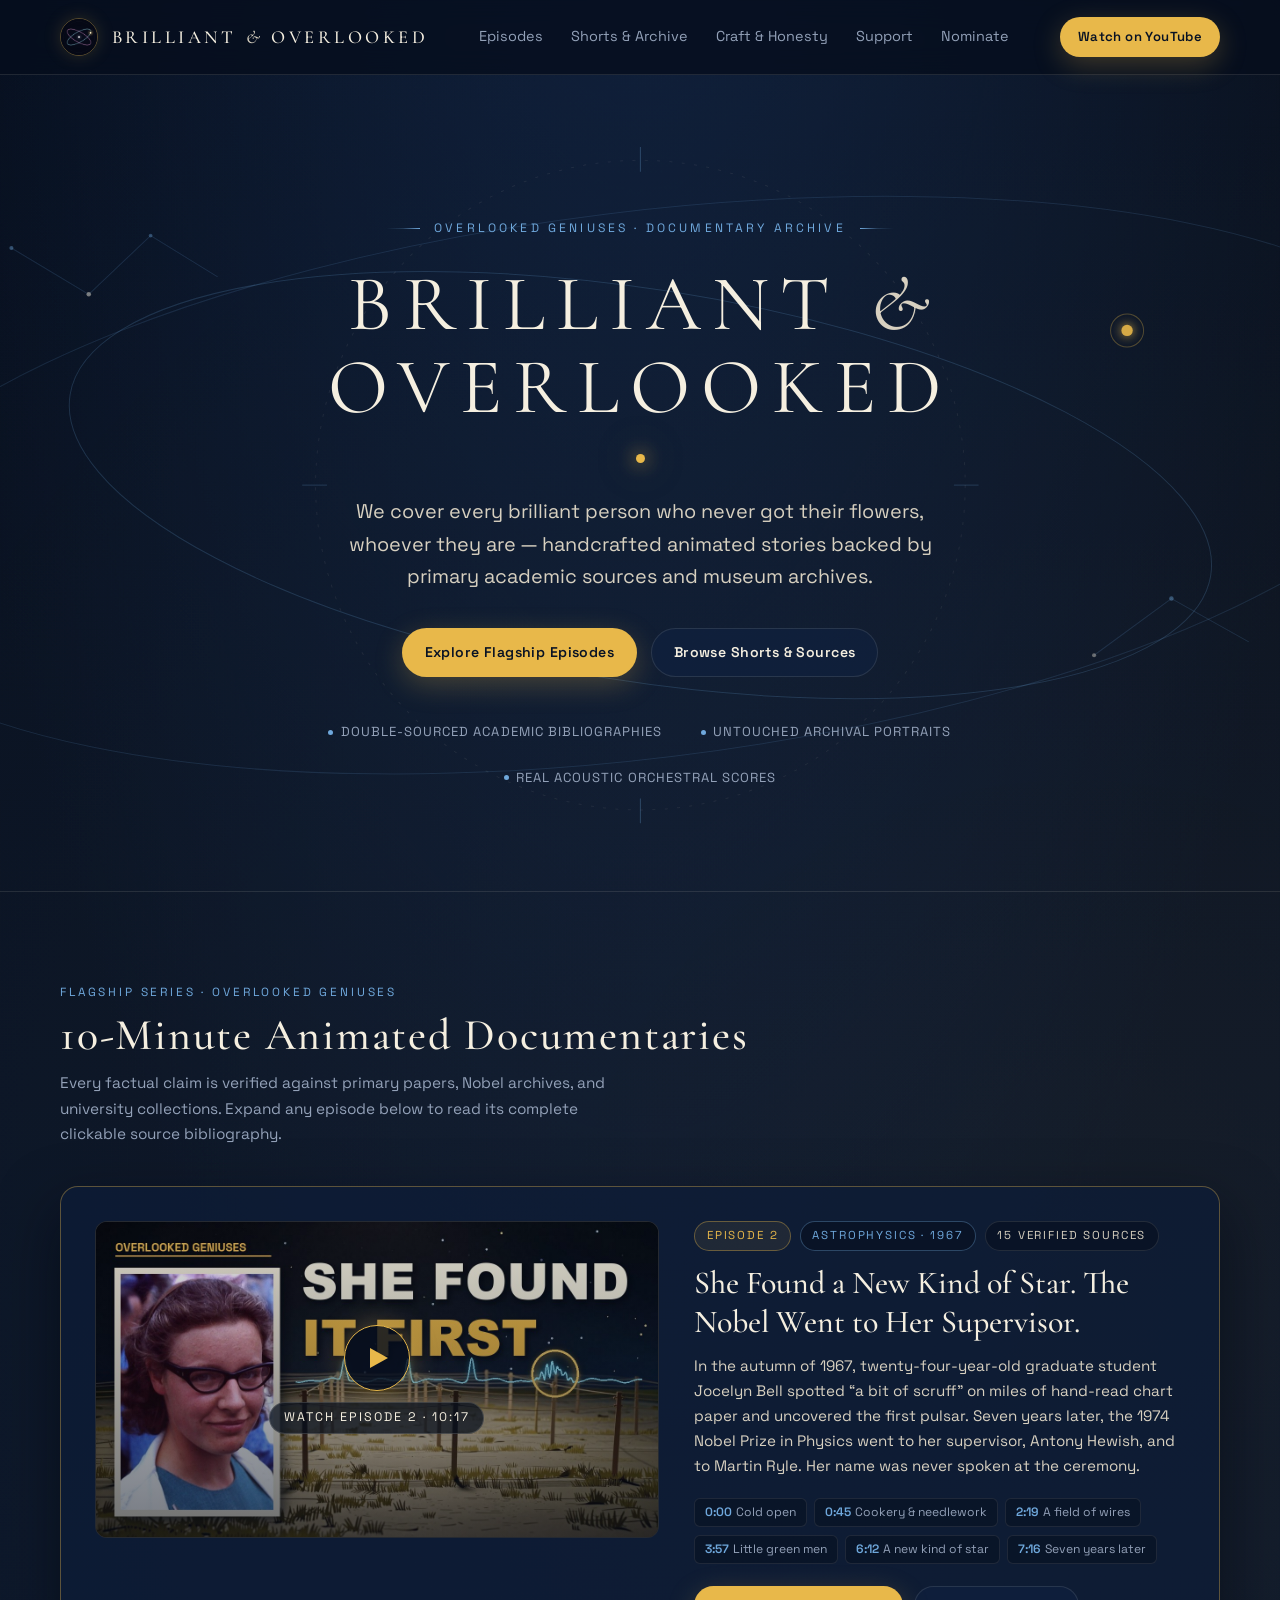
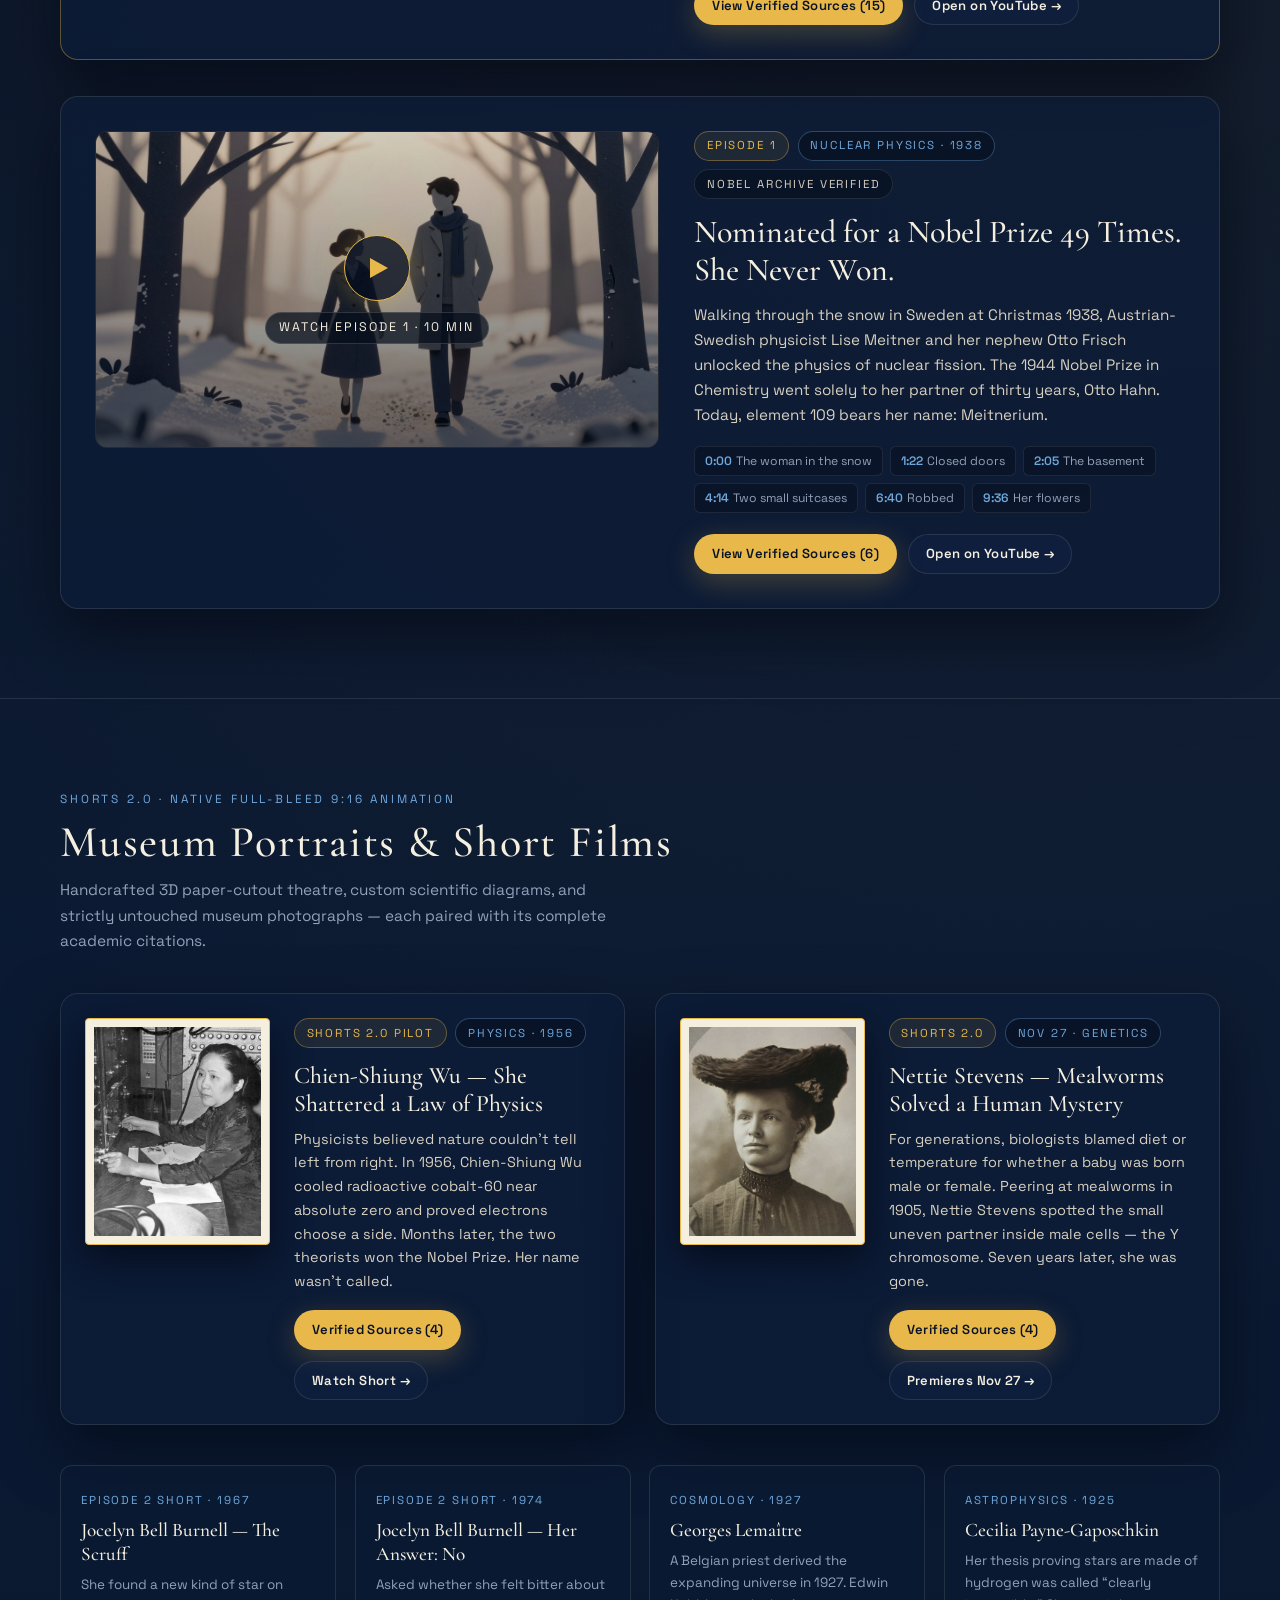
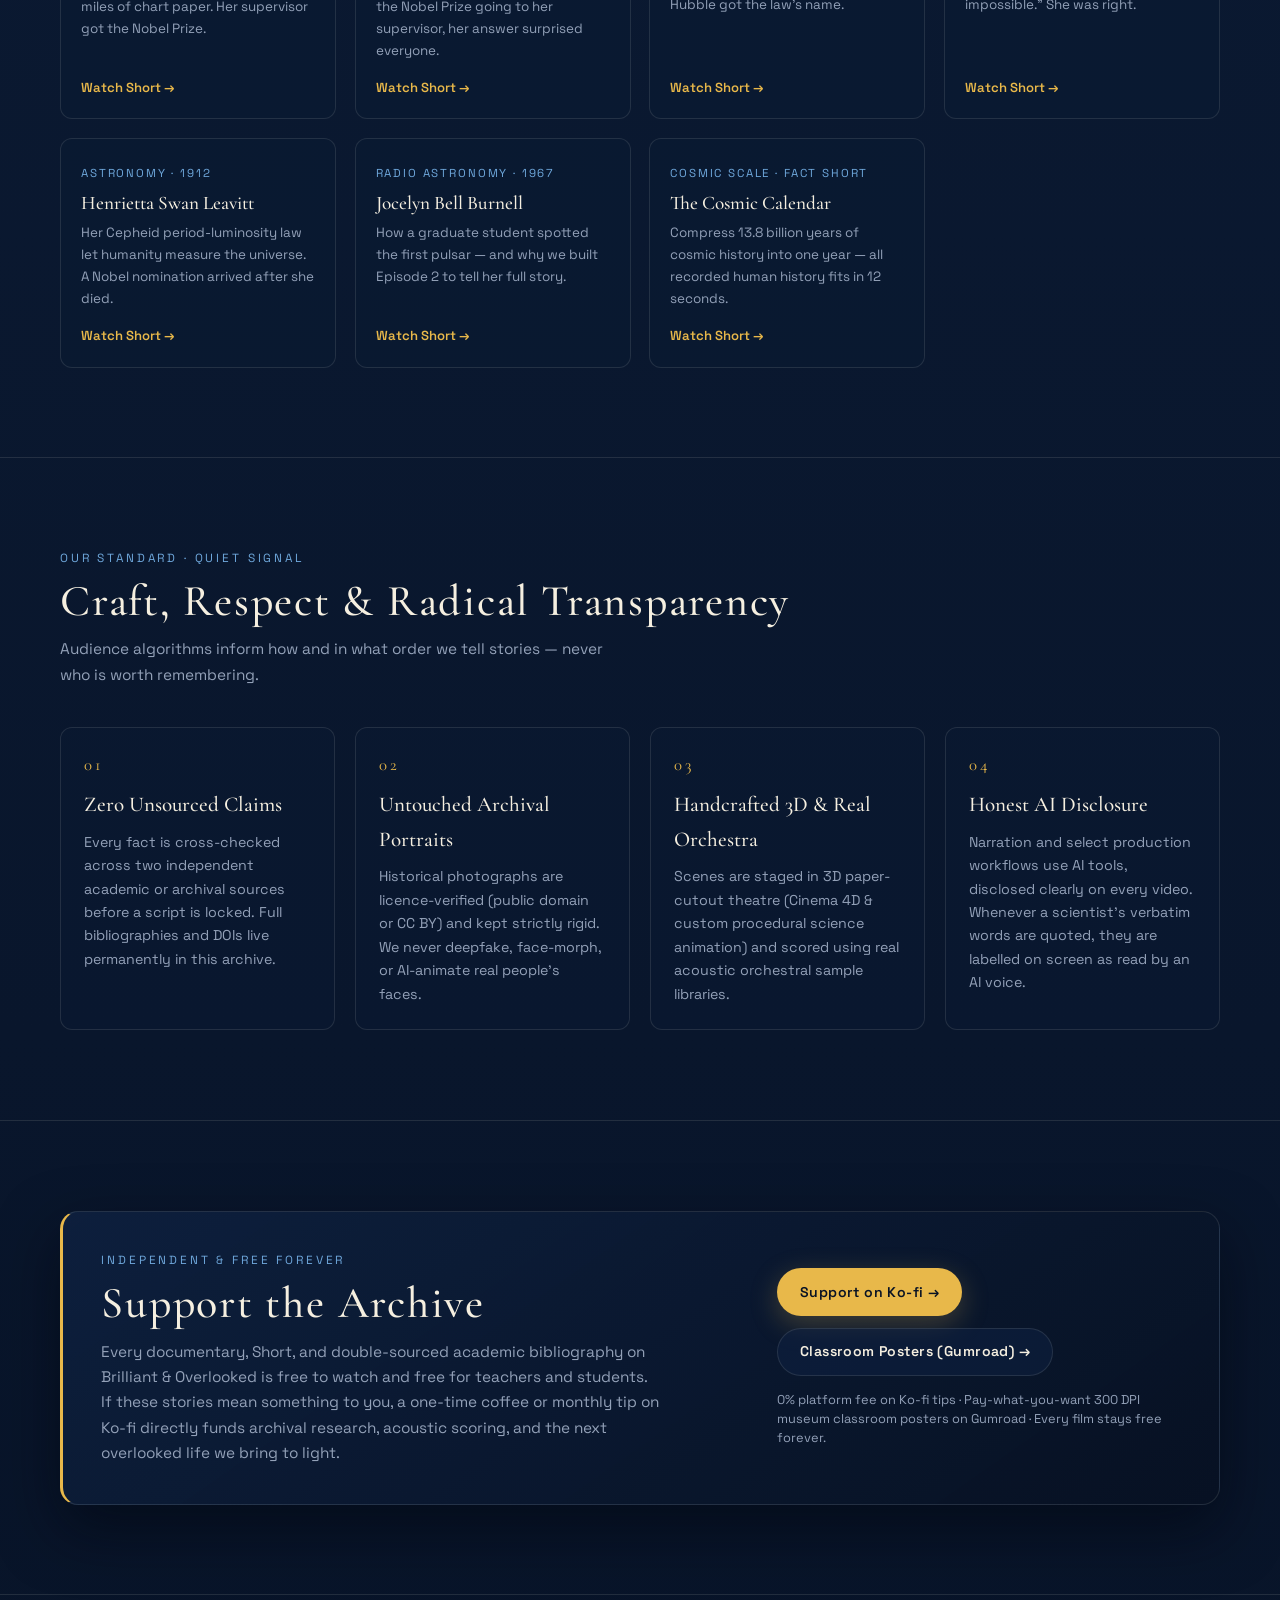
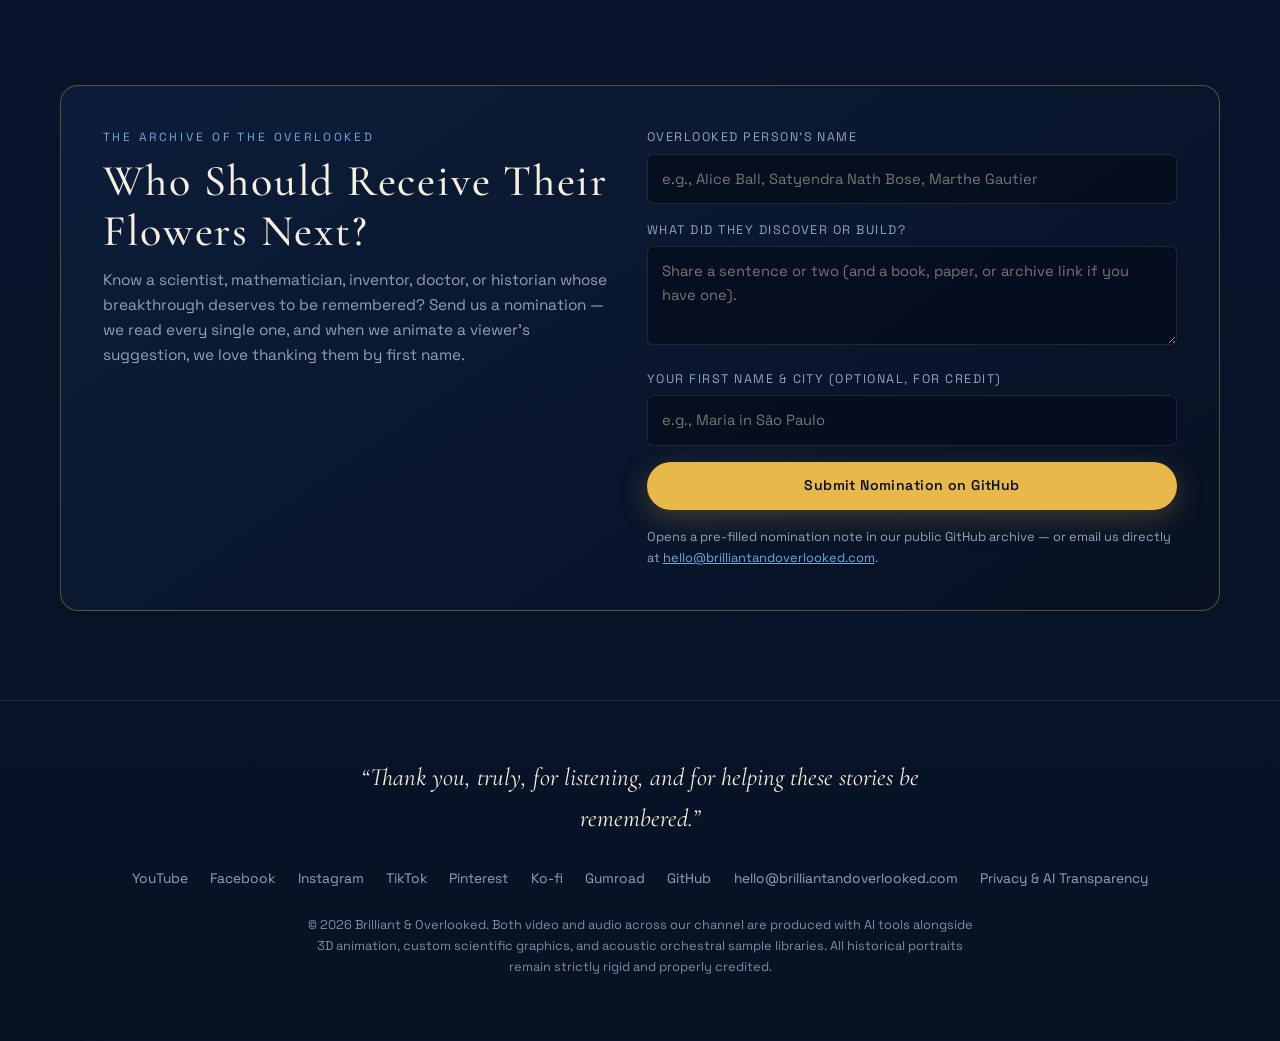
<file: index.html>
<!DOCTYPE html>
<html lang="en">
<head>
  <meta charset="UTF-8" />
  <meta name="viewport" content="width=device-width, initial-scale=1.0" />
  <title>Brilliant &amp; Overlooked — Handcrafted Animated Stories &amp; Verified Source Archive</title>
  <meta name="description" content="Handcrafted animated documentaries and Shorts celebrating the brilliant minds history left out — backed by double-sourced academic bibliographies and museum archival portraits." />
  <link rel="canonical" href="https://brilliantandoverlooked.com/" />
  <meta property="og:title" content="Brilliant &amp; Overlooked" />
  <meta property="og:description" content="We cover every brilliant person who never got their flowers, whoever they are. Watch our films and explore every verified academic source." />
  <meta property="og:url" content="https://brilliantandoverlooked.com/" />
  <meta property="og:image" content="https://brilliantandoverlooked.com/assets/og-banner.jpg" />
  <meta property="og:image:width" content="1200" />
  <meta property="og:image:height" content="630" />
  <meta property="og:type" content="website" />
  <meta name="twitter:card" content="summary_large_image" />
  <link rel="icon" type="image/png" href="assets/avatar.png" />
  <link rel="preconnect" href="https://fonts.googleapis.com" />
  <link rel="preconnect" href="https://fonts.gstatic.com" crossorigin />
  <link href="https://fonts.googleapis.com/css2?family=Cormorant+Garamond:ital,wght@0,400;0,500;0,600;1,400;1,500&family=Space+Grotesk:wght@400;500;600;700&display=swap" rel="stylesheet" />
  <link rel="stylesheet" href="styles.css" />
</head>
<body>
  <header class="site-header">
    <div class="container nav-inner">
      <a class="brand-lockup" href="#top" aria-label="Brilliant and Overlooked Home">
        <img class="brand-crest" src="assets/avatar.png" alt="Brilliant and Overlooked astrolabe emblem" width="38" height="38" />
        <span class="brand-wordmark">Brilliant <em>&amp;</em> Overlooked</span>
      </a>
      <nav class="nav-links" aria-label="Primary">
        <a href="#episodes">Episodes</a>
        <a href="#shorts">Shorts &amp; Archive</a>
        <a href="#craft">Craft &amp; Honesty</a>
        <a href="#support">Support</a>
        <a href="#nominate">Nominate</a>
      </nav>
      <a class="btn btn-gold btn-sm" href="https://www.youtube.com/@brilliantoverlooked" target="_blank" rel="noopener noreferrer">
        Watch on YouTube
      </a>
    </div>
  </header>

  <main id="top">
    <!-- Quiet Signal Hero -->
    <section class="hero">
      <svg class="hero-orbits" viewBox="0 0 1440 760" fill="none" xmlns="http://www.w3.org/2000/svg" aria-hidden="true">
        <defs>
          <filter id="goldGlow" x="-80%" y="-80%" width="260%" height="260%">
            <feGaussianBlur stdDeviation="5" result="blur" />
            <feMerge>
              <feMergeNode in="blur" />
              <feMergeNode in="SourceGraphic" />
            </feMerge>
          </filter>
        </defs>
        <!-- Sweeping celestial ellipses extending past the frame -->
        <ellipse cx="720" cy="390" rx="790" ry="265" stroke="#6FA8DC" stroke-opacity="0.16" stroke-width="1" transform="rotate(-7 720 390)" />
        <ellipse cx="720" cy="390" rx="560" ry="190" stroke="#6FA8DC" stroke-opacity="0.22" stroke-width="1" transform="rotate(9 720 390)" />
        <circle cx="720" cy="390" r="315" stroke="#F5EFE0" stroke-opacity="0.08" stroke-width="1" stroke-dasharray="3 9" />
        <!-- Fine astrolabe ticks -->
        <line x1="720" y1="62" x2="720" y2="86" stroke="#6FA8DC" stroke-opacity="0.32" stroke-width="1" />
        <line x1="720" y1="694" x2="720" y2="718" stroke="#6FA8DC" stroke-opacity="0.32" stroke-width="1" />
        <line x1="392" y1="390" x2="416" y2="390" stroke="#6FA8DC" stroke-opacity="0.25" stroke-width="1" />
        <line x1="1024" y1="390" x2="1048" y2="390" stroke="#6FA8DC" stroke-opacity="0.25" stroke-width="1" />
        <!-- Delicate edge constellation threads -->
        <polyline points="110,160 185,205 245,148 310,188" stroke="#6FA8DC" stroke-opacity="0.18" stroke-width="1" />
        <circle cx="110" cy="160" r="2" fill="#6FA8DC" fill-opacity="0.45" />
        <circle cx="185" cy="205" r="2.2" fill="#F5EFE0" fill-opacity="0.5" />
        <circle cx="245" cy="148" r="1.8" fill="#6FA8DC" fill-opacity="0.4" />
        <polyline points="1160,555 1235,500 1310,542" stroke="#6FA8DC" stroke-opacity="0.18" stroke-width="1" />
        <circle cx="1160" cy="555" r="2" fill="#F5EFE0" fill-opacity="0.42" />
        <circle cx="1235" cy="500" r="2.2" fill="#6FA8DC" fill-opacity="0.45" />
        <!-- One solitary off-axis gold signal point -->
        <circle cx="1192" cy="240" r="5.5" fill="#E8B84A" filter="url(#goldGlow)" />
        <circle cx="1192" cy="240" r="16" stroke="#E8B84A" stroke-opacity="0.34" stroke-width="1" />
      </svg>

      <div class="container hero-content">
        <div class="tagline-rule">Overlooked Geniuses &middot; Documentary Archive</div>
        <h1 class="hero-title">Brilliant <em>&amp;</em> Overlooked</h1>
        <div class="hero-signal-dot" aria-hidden="true"></div>
        <p class="hero-lead">
          We cover every brilliant person who never got their flowers, whoever they are &mdash;
          handcrafted animated stories backed by primary academic sources and museum archives.
        </p>
        <div class="hero-actions">
          <a class="btn btn-gold" href="#episodes">Explore Flagship Episodes</a>
          <a class="btn btn-ghost" href="#shorts">Browse Shorts &amp; Sources</a>
        </div>
        <div class="hero-meta">
          <span><i></i>Double-Sourced Academic Bibliographies</span>
          <span><i></i>Untouched Archival Portraits</span>
          <span><i></i>Real Acoustic Orchestral Scores</span>
        </div>
      </div>
    </section>

    <!-- Flagship Long-Form Episodes -->
    <section class="section" id="episodes">
      <div class="container">
        <div class="section-head">
          <div>
            <p class="eyebrow">Flagship Series &middot; Overlooked Geniuses</p>
            <h2 class="section-title">10-Minute Animated Documentaries</h2>
            <p class="section-sub">
              Every factual claim is verified against primary papers, Nobel archives, and university collections.
              Expand any episode below to read its complete clickable source bibliography.
            </p>
          </div>
        </div>

        <div class="episode-stack">
          <!-- Episode 2: Jocelyn Bell Burnell -->
          <article class="episode-card episode-card--featured">
            <div class="media-frame">
              <img src="assets/ep2-bell-burnell.jpg" alt="Episode 2 thumbnail: Dame Jocelyn Bell Burnell and the pulsar radio trace" loading="eager" />
              <button
                class="play-overlay"
                type="button"
                data-video-id="oyPTh4D0k7I"
                data-video-title="Episode 2: Jocelyn Bell Burnell — She Found a New Kind of Star"
                aria-label="Play Episode 2: Jocelyn Bell Burnell"
              >
                <span class="play-ring"><span class="play-triangle"></span></span>
                <span class="play-label">Watch Episode 2 &middot; 10:17</span>
              </button>
            </div>

            <div>
              <div class="badge-row">
                <span class="badge badge--gold">Episode 2</span>
                <span class="badge badge--cyan">Astrophysics &middot; 1967</span>
                <span class="badge">15 Verified Sources</span>
              </div>
              <h3 class="episode-title">She Found a New Kind of Star. The Nobel Went to Her Supervisor.</h3>
              <p class="episode-summary">
                In the autumn of 1967, twenty-four-year-old graduate student Jocelyn Bell spotted &ldquo;a bit of scruff&rdquo;
                on miles of hand-read chart paper and uncovered the first pulsar. Seven years later, the 1974 Nobel Prize in Physics
                went to her supervisor, Antony Hewish, and to Martin Ryle. Her name was never spoken at the ceremony.
              </p>
              <div class="chapter-pills" aria-label="Episode chapters">
                <span class="chapter-pill"><strong>0:00</strong>Cold open</span>
                <span class="chapter-pill"><strong>0:45</strong>Cookery &amp; needlework</span>
                <span class="chapter-pill"><strong>2:19</strong>A field of wires</span>
                <span class="chapter-pill"><strong>3:57</strong>Little green men</span>
                <span class="chapter-pill"><strong>6:12</strong>A new kind of star</span>
                <span class="chapter-pill"><strong>7:16</strong>Seven years later</span>
              </div>
              <div class="card-actions">
                <button class="btn btn-gold btn-sm" type="button" data-toggle-sources="sources-bell" aria-expanded="false">
                  View Verified Sources (15)
                </button>
                <a class="btn btn-ghost btn-sm" href="https://youtu.be/oyPTh4D0k7I" target="_blank" rel="noopener noreferrer">
                  Open on YouTube &rarr;
                </a>
              </div>
            </div>

            <div class="source-drawer" id="sources-bell" hidden>
              <h4>Verified Academic &amp; Archival Bibliography &mdash; Dame Jocelyn Bell Burnell</h4>
              <ul class="source-list">
                <li>S. Jocelyn Bell Burnell, &ldquo;Little Green Men, White Dwarfs or Pulsars?&rdquo;, <em>Annals of the New York Academy of Sciences</em> Vol. 302 (1977) &mdash; <a href="https://www.bigear.org/vol1no1/burnell.htm" target="_blank" rel="noopener noreferrer">Transcript</a></li>
                <li>A. Hewish, S. J. Bell, J. D. H. Pilkington, P. F. Scott &amp; R. A. Collins, &ldquo;Observation of a Rapidly Pulsating Radio Source&rdquo;, <em>Nature</em> 217, 709 (1968) &mdash; <a href="https://www.nature.com/articles/217709a0" target="_blank" rel="noopener noreferrer">Nature</a></li>
                <li>NobelPrize.org &mdash; <a href="https://www.nobelprize.org/prizes/physics/1974/summary/" target="_blank" rel="noopener noreferrer">1974 Nobel Prize in Physics Summary</a> &amp; <a href="https://www.nobelprize.org/prizes/physics/1974/ceremony-speech/" target="_blank" rel="noopener noreferrer">Award Ceremony Speech</a></li>
                <li>Royal Astronomical Society (2018) &mdash; <a href="https://ras.ac.uk/news-and-press/news/professor-jocelyn-bell-burnell-wins-special-breakthrough-prize" target="_blank" rel="noopener noreferrer">Special Breakthrough Prize</a></li>
                <li>Royal Society (2018 &amp; 2021) &mdash; <a href="https://royalsociety.org/news/2018/09/dame-jocelyn-bell-burnell/" target="_blank" rel="noopener noreferrer">Breakthrough Prize</a> &amp; <a href="https://royalsociety.org/news/2021/08/medals-awards-2021/" target="_blank" rel="noopener noreferrer">Copley Medal</a></li>
                <li>NPR Weekend Edition (Sep 2018) &mdash; <a href="https://www.npr.org/transcripts/646018043" target="_blank" rel="noopener noreferrer">Interview Transcript</a></li>
                <li>NASA (2017) &mdash; <a href="https://www.nasa.gov/missions/station/nasa-continues-to-study-pulsars-50-years-after-their-chance-discovery/" target="_blank" rel="noopener noreferrer">50 Years After Pulsars</a> &amp; <a href="https://starchild.gsfc.nasa.gov/docs/StarChild/whos_who_level2/bell.html" target="_blank" rel="noopener noreferrer">NASA Goddard StarChild</a></li>
                <li>Mansfield College, University of Oxford &mdash; <a href="https://www.mansfield.ox.ac.uk/alumni/mansfield-lives/dame-jocelyn-bell-burnell-opening-doors-in-science/" target="_blank" rel="noopener noreferrer">Alumni Profile</a></li>
                <li>Encyclopaedia Britannica &mdash; <a href="https://www.britannica.com/biography/Jocelyn-Bell-Burnell" target="_blank" rel="noopener noreferrer">Jocelyn Bell Burnell</a></li>
                <li>Cherenkov Telescope Array Observatory (CTAO) &mdash; <a href="https://www.ctao.org/news/building-from-diversity-article-jocelyn-bell/" target="_blank" rel="noopener noreferrer">Building from Diversity</a></li>
                <li>National Schools&rsquo; Observatory &mdash; <a href="https://www.schoolsobservatory.org/careers/interested/making/jocelyn-bell-burnell" target="_blank" rel="noopener noreferrer">Biography</a> &amp; <a href="https://www.encyclopedia.com/women/encyclopedias-almanacs-transcripts-and-maps/burnell-jocelyn-bell-1943" target="_blank" rel="noopener noreferrer">Women in World History</a></li>
              </ul>
              <p class="credit-note">
                <strong>Archival Portrait Credit:</strong> Roger W Haworth, 15 June 1967,
                <a href="https://creativecommons.org/licenses/by-sa/2.0/" target="_blank" rel="noopener noreferrer">CC BY-SA 2.0</a>,
                via Wikimedia Commons. Cropped, colour-toned, and framed as a strictly rigid layer. Verbatim 1977 &amp; 2018 quotes in the film are read by an AI voice and labelled on screen wherever heard.
              </p>
            </div>
          </article>

          <!-- Episode 1: Lise Meitner -->
          <article class="episode-card">
            <div class="media-frame">
              <img src="assets/ep1-meitner.jpg" alt="Episode 1 thumbnail: Lise Meitner — Nominated 49 times for a Nobel Prize" loading="lazy" />
              <button
                class="play-overlay"
                type="button"
                data-video-id="F7m4DfsSXHc"
                data-video-title="Episode 1: Lise Meitner — Nominated for a Nobel Prize 49 Times"
                aria-label="Play Episode 1: Lise Meitner"
              >
                <span class="play-ring"><span class="play-triangle"></span></span>
                <span class="play-label">Watch Episode 1 &middot; 10 min</span>
              </button>
            </div>

            <div>
              <div class="badge-row">
                <span class="badge badge--gold">Episode 1</span>
                <span class="badge badge--cyan">Nuclear Physics &middot; 1938</span>
                <span class="badge">Nobel Archive Verified</span>
              </div>
              <h3 class="episode-title">Nominated for a Nobel Prize 49 Times. She Never Won.</h3>
              <p class="episode-summary">
                Walking through the snow in Sweden at Christmas 1938, Austrian-Swedish physicist Lise Meitner and her nephew
                Otto Frisch unlocked the physics of nuclear fission. The 1944 Nobel Prize in Chemistry went solely to her
                partner of thirty years, Otto Hahn. Today, element 109 bears her name: Meitnerium.
              </p>
              <div class="chapter-pills" aria-label="Episode chapters">
                <span class="chapter-pill"><strong>0:00</strong>The woman in the snow</span>
                <span class="chapter-pill"><strong>1:22</strong>Closed doors</span>
                <span class="chapter-pill"><strong>2:05</strong>The basement</span>
                <span class="chapter-pill"><strong>4:14</strong>Two small suitcases</span>
                <span class="chapter-pill"><strong>6:40</strong>Robbed</span>
                <span class="chapter-pill"><strong>9:36</strong>Her flowers</span>
              </div>
              <div class="card-actions">
                <button class="btn btn-gold btn-sm" type="button" data-toggle-sources="sources-meitner" aria-expanded="false">
                  View Verified Sources (6)
                </button>
                <a class="btn btn-ghost btn-sm" href="https://youtu.be/F7m4DfsSXHc" target="_blank" rel="noopener noreferrer">
                  Open on YouTube &rarr;
                </a>
              </div>
            </div>

            <div class="source-drawer" id="sources-meitner" hidden>
              <h4>Verified Academic &amp; Archival Bibliography &mdash; Lise Meitner</h4>
              <ul class="source-list">
                <li>Nobel Prize Nomination Archive &mdash; <a href="https://www.nobelprize.org/nomination/archive/show_people.php?id=6097" target="_blank" rel="noopener noreferrer">Lise Meitner (49 Nominations: 30 Physics, 19 Chemistry)</a></li>
                <li>NobelPrize.org &mdash; <a href="https://www.nobelprize.org/prizes/chemistry/1944/hahn/speech/" target="_blank" rel="noopener noreferrer">Otto Hahn 1946 Nobel Banquet Speech</a> &amp; Nobel Lecture</li>
                <li>L. Meitner &amp; O. R. Frisch, &ldquo;Disintegration of Uranium by Neutrons: a New Type of Nuclear Reaction&rdquo;, <em>Nature</em> 143, 239&ndash;240 (11 Feb 1939)</li>
                <li>Ruth Lewin Sime, <em>Lise Meitner: A Life in Physics</em> (University of California Press, 1996) &amp; Crawford, Sime &amp; Walker, <em>Physics Today</em> (Sept 1997)</li>
                <li>Max Planck Society Portrait &mdash; <a href="https://www.mpg.de/11721986" target="_blank" rel="noopener noreferrer">Lise Meitner Archive</a></li>
                <li>APS News (Feb 2015) &amp; <em>Scientific American</em> / Lost Women of Science (Sept 2023)</li>
              </ul>
              <p class="credit-note">
                <strong>Editorial Note:</strong> Verified directly against the official Nobel Nomination Archive and Otto Hahn&rsquo;s 1946 lecture and banquet speech transcripts.
              </p>
            </div>
          </article>
        </div>
      </div>
    </section>

    <!-- Shorts 2.0 Spotlight & Archive -->
    <section class="section" id="shorts">
      <div class="container">
        <div class="section-head">
          <div>
            <p class="eyebrow">Shorts 2.0 &middot; Native Full-Bleed 9:16 Animation</p>
            <h2 class="section-title">Museum Portraits &amp; Short Films</h2>
            <p class="section-sub">
              Handcrafted 3D paper-cutout theatre, custom scientific diagrams, and strictly untouched museum photographs
              &mdash; each paired with its complete academic citations.
            </p>
          </div>
        </div>

        <!-- Highlighted Shorts 2.0 Museum Cards -->
        <div class="shorts-featured-grid">
          <!-- Chien-Shiung Wu -->
          <article class="museum-card">
            <div class="portrait-mat">
              <img src="assets/wu-portrait.jpg" alt="Chien-Shiung Wu seated at laboratory instrument console, 1963, Smithsonian Institution Archives" loading="lazy" />
            </div>
            <div>
              <div class="badge-row">
                <span class="badge badge--gold">Shorts 2.0 Pilot</span>
                <span class="badge badge--cyan">Physics &middot; 1956</span>
              </div>
              <h3>Chien-Shiung Wu &mdash; She Shattered a Law of Physics</h3>
              <p>
                Physicists believed nature couldn&rsquo;t tell left from right. In 1956, Chien-Shiung Wu cooled radioactive
                cobalt-60 near absolute zero and proved electrons choose a side. Months later, the two theorists won the
                Nobel Prize. Her name wasn&rsquo;t called.
              </p>
              <div class="card-actions">
                <button class="btn btn-gold btn-sm" type="button" data-toggle-sources="sources-wu" aria-expanded="false">
                  Verified Sources (4)
                </button>
                <a class="btn btn-ghost btn-sm" href="https://youtu.be/Br_m8brwUpg" target="_blank" rel="noopener noreferrer">
                  Watch Short &rarr;
                </a>
              </div>
            </div>
            <div class="source-drawer mini-sources" id="sources-wu" hidden>
              <h4>Verified Sources &mdash; Chien-Shiung Wu</h4>
              <ul class="source-list">
                <li>C. S. Wu et al., &ldquo;Experimental Test of Parity Conservation in Beta Decay&rdquo;, <em>Physical Review</em> 105, 1413 (1957) &mdash; <a href="https://doi.org/10.1103/PhysRev.105.1413" target="_blank" rel="noopener noreferrer">DOI</a></li>
                <li>National Institute of Standards and Technology (NIST) &mdash; <a href="https://www.nist.gov/pml/fall-parity" target="_blank" rel="noopener noreferrer">The Fall of Parity</a></li>
                <li>NobelPrize.org &mdash; <a href="https://www.nobelprize.org/prizes/physics/1957/summary/" target="_blank" rel="noopener noreferrer">1957 Nobel Prize in Physics Summary</a></li>
                <li>Encyclopaedia Britannica &mdash; <a href="https://www.britannica.com/biography/Chien-Shiung-Wu" target="_blank" rel="noopener noreferrer">Chien-Shiung Wu</a></li>
              </ul>
              <p class="credit-note">
                <strong>Archival Photo:</strong> Smithsonian Institution Archives (Science Service Records, Acc. 90-105, SIA2010-1509), public domain / no known copyright restrictions, via Wikimedia Commons.
              </p>
            </div>
          </article>

          <!-- Nettie Stevens -->
          <article class="museum-card">
            <div class="portrait-mat">
              <img src="assets/stevens-portrait.jpg" alt="Nettie Maria Stevens portrait photograph, 1904, Bryn Mawr College Photo Archives" loading="lazy" />
            </div>
            <div>
              <div class="badge-row">
                <span class="badge badge--gold">Shorts 2.0</span>
                <span class="badge badge--cyan">Nov 27 &middot; Genetics</span>
              </div>
              <h3>Nettie Stevens &mdash; Mealworms Solved a Human Mystery</h3>
              <p>
                For generations, biologists blamed diet or temperature for whether a baby was born male or female. Peering
                at mealworms in 1905, Nettie Stevens spotted the small uneven partner inside male cells &mdash; the Y
                chromosome. Seven years later, she was gone.
              </p>
              <div class="card-actions">
                <button class="btn btn-gold btn-sm" type="button" data-toggle-sources="sources-stevens" aria-expanded="false">
                  Verified Sources (4)
                </button>
                <a class="btn btn-ghost btn-sm" href="https://youtu.be/2ZQ4NiE9ntA" target="_blank" rel="noopener noreferrer">
                  Premieres Nov 27 &rarr;
                </a>
              </div>
            </div>
            <div class="source-drawer mini-sources" id="sources-stevens" hidden>
              <h4>Verified Sources &mdash; Nettie Maria Stevens</h4>
              <ul class="source-list">
                <li>N. M. Stevens, <em>Studies in Spermatogenesis</em>, Carnegie Institution of Washington Publication 36 (1905)</li>
                <li>Nature Education (Scitable) &mdash; <a href="https://www.nature.com/scitable/topicpage/nettie-stevens-a-discoverer-of-sex-chromosomes-6580266/" target="_blank" rel="noopener noreferrer">Nettie Stevens: A Discoverer of Sex Chromosomes</a></li>
                <li>Carnegie Institution for Science &mdash; <a href="https://carnegiescience.edu/" target="_blank" rel="noopener noreferrer">Carnegie Science Archives</a></li>
                <li>Encyclopaedia Britannica &mdash; <a href="https://www.britannica.com/biography/Nettie-Maria-Stevens" target="_blank" rel="noopener noreferrer">Nettie Maria Stevens</a></li>
              </ul>
              <p class="credit-note">
                <strong>Archival Photo:</strong> Carnegie Institution of Washington / Bryn Mawr College Photo Archives (1904, restored by Adam Cuerden), public domain (PD-US-expired), via Wikimedia Commons.
              </p>
            </div>
          </article>
        </div>

        <!-- Published Shorts Archive -->
        <div class="archive-grid">
          <a class="short-tile" href="https://youtu.be/6nnNHvtCpTk" target="_blank" rel="noopener noreferrer">
            <div>
              <span class="short-tile-kicker">Episode 2 Short &middot; 1967</span>
              <h4>Jocelyn Bell Burnell &mdash; The Scruff</h4>
              <p>She found a new kind of star on miles of chart paper. Her supervisor got the Nobel Prize.</p>
            </div>
            <span class="short-tile-link">Watch Short &rarr;</span>
          </a>

          <a class="short-tile" href="https://youtu.be/AuTVhzGc8I0" target="_blank" rel="noopener noreferrer">
            <div>
              <span class="short-tile-kicker">Episode 2 Short &middot; 1974</span>
              <h4>Jocelyn Bell Burnell &mdash; Her Answer: No</h4>
              <p>Asked whether she felt bitter about the Nobel Prize going to her supervisor, her answer surprised everyone.</p>
            </div>
            <span class="short-tile-link">Watch Short &rarr;</span>
          </a>

          <a class="short-tile" href="https://youtu.be/HCyttCFUPFE" target="_blank" rel="noopener noreferrer">
            <div>
              <span class="short-tile-kicker">Cosmology &middot; 1927</span>
              <h4>Georges Lema&icirc;tre</h4>
              <p>A Belgian priest derived the expanding universe in 1927. Edwin Hubble got the law&rsquo;s name.</p>
            </div>
            <span class="short-tile-link">Watch Short &rarr;</span>
          </a>

          <a class="short-tile" href="https://youtu.be/g6647VYx4Ro" target="_blank" rel="noopener noreferrer">
            <div>
              <span class="short-tile-kicker">Astrophysics &middot; 1925</span>
              <h4>Cecilia Payne-Gaposchkin</h4>
              <p>Her thesis proving stars are made of hydrogen was called &ldquo;clearly impossible.&rdquo; She was right.</p>
            </div>
            <span class="short-tile-link">Watch Short &rarr;</span>
          </a>

          <a class="short-tile" href="https://youtu.be/0E6HPjD7GsM" target="_blank" rel="noopener noreferrer">
            <div>
              <span class="short-tile-kicker">Astronomy &middot; 1912</span>
              <h4>Henrietta Swan Leavitt</h4>
              <p>Her Cepheid period-luminosity law let humanity measure the universe. A Nobel nomination arrived after she died.</p>
            </div>
            <span class="short-tile-link">Watch Short &rarr;</span>
          </a>

          <a class="short-tile" href="https://youtu.be/V2mD9dKFCyY" target="_blank" rel="noopener noreferrer">
            <div>
              <span class="short-tile-kicker">Radio Astronomy &middot; 1967</span>
              <h4>Jocelyn Bell Burnell</h4>
              <p>How a graduate student spotted the first pulsar &mdash; and why we built Episode 2 to tell her full story.</p>
            </div>
            <span class="short-tile-link">Watch Short &rarr;</span>
          </a>

          <a class="short-tile" href="https://youtu.be/6UmeN9FbIyw" target="_blank" rel="noopener noreferrer">
            <div>
              <span class="short-tile-kicker">Cosmic Scale &middot; Fact Short</span>
              <h4>The Cosmic Calendar</h4>
              <p>Compress 13.8 billion years of cosmic history into one year &mdash; all recorded human history fits in 12 seconds.</p>
            </div>
            <span class="short-tile-link">Watch Short &rarr;</span>
          </a>
        </div>
      </div>
    </section>

    <!-- Craft & AI Transparency -->
    <section class="section" id="craft">
      <div class="container">
        <div class="section-head">
          <div>
            <p class="eyebrow">Our Standard &middot; Quiet Signal</p>
            <h2 class="section-title">Craft, Respect &amp; Radical Transparency</h2>
            <p class="section-sub">
              Audience algorithms inform how and in what order we tell stories &mdash; never who is worth remembering.
            </p>
          </div>
        </div>

        <div class="pillars-grid">
          <div class="pillar-card">
            <div class="pillar-num">01</div>
            <h3>Zero Unsourced Claims</h3>
            <p>
              Every fact is cross-checked across two independent academic or archival sources before a script is locked.
              Full bibliographies and DOIs live permanently in this archive.
            </p>
          </div>

          <div class="pillar-card">
            <div class="pillar-num">02</div>
            <h3>Untouched Archival Portraits</h3>
            <p>
              Historical photographs are licence-verified (public domain or CC BY) and kept strictly rigid. We never
              deepfake, face-morph, or AI-animate real people&rsquo;s faces.
            </p>
          </div>

          <div class="pillar-card">
            <div class="pillar-num">03</div>
            <h3>Handcrafted 3D &amp; Real Orchestra</h3>
            <p>
              Scenes are staged in 3D paper-cutout theatre (Cinema 4D &amp; custom procedural science animation) and
              scored using real acoustic orchestral sample libraries.
            </p>
          </div>

          <div class="pillar-card">
            <div class="pillar-num">04</div>
            <h3>Honest AI Disclosure</h3>
            <p>
              Narration and select production workflows use AI tools, disclosed clearly on every video. Whenever a
              scientist&rsquo;s verbatim words are quoted, they are labelled on screen as read by an AI voice.
            </p>
          </div>
        </div>
      </div>
    </section>

    <!-- Support the Archive -->
    <section class="section" id="support">
      <div class="container">
        <div class="support-box">
          <div>
            <p class="eyebrow">Independent &amp; Free Forever</p>
            <h2 class="section-title">Support the Archive</h2>
            <p class="section-sub">
              Every documentary, Short, and double-sourced academic bibliography on Brilliant &amp; Overlooked is free to
              watch and free for teachers and students. If these stories mean something to you, a one-time coffee or
              monthly tip on Ko-fi directly funds archival research, acoustic scoring, and the next overlooked life we
              bring to light.
            </p>
          </div>
          <div class="support-actions">
            <div class="card-actions">
              <a class="btn btn-gold" href="https://ko-fi.com/brilliantoverlooked" target="_blank" rel="noopener noreferrer">
                Support on Ko-fi &rarr;
              </a>
              <a class="btn btn-ghost" href="https://brilliantoverlooked.gumroad.com/l/overlooked-geniuses-posters-vol1" target="_blank" rel="noopener noreferrer">
                Classroom Posters (Gumroad) &rarr;
              </a>
            </div>
            <p class="support-note">
              0% platform fee on Ko-fi tips &middot; Pay-what-you-want 300 DPI museum classroom posters on Gumroad &middot; Every film stays free forever.
            </p>
          </div>
        </div>
      </div>
    </section>

    <!-- Nominate an Overlooked Genius -->
    <section class="section" id="nominate">
      <div class="container">
        <div class="nominate-box">
          <div>
            <p class="eyebrow">The Archive of the Overlooked</p>
            <h2 class="section-title">Who Should Receive Their Flowers Next?</h2>
            <p class="section-sub">
              Know a scientist, mathematician, inventor, doctor, or historian whose breakthrough deserves to be remembered?
              Send us a nomination &mdash; we read every single one, and when we animate a viewer&rsquo;s suggestion, we love
              thanking them by first name.
            </p>
          </div>

          <form class="nominate-form" id="nominateForm">
            <div class="field">
              <label for="nomPerson">Overlooked Person&rsquo;s Name</label>
              <input id="nomPerson" name="person" type="text" required placeholder="e.g., Alice Ball, Satyendra Nath Bose, Marthe Gautier" />
            </div>
            <div class="field">
              <label for="nomStory">What Did They Discover or Build?</label>
              <textarea id="nomStory" name="story" rows="3" required placeholder="Share a sentence or two (and a book, paper, or archive link if you have one)."></textarea>
            </div>
            <div class="field">
              <label for="nomCredit">Your First Name &amp; City (Optional, for Credit)</label>
              <input id="nomCredit" name="credit" type="text" placeholder="e.g., Maria in S&atilde;o Paulo" />
            </div>
            <button class="btn btn-gold" type="submit">Submit Nomination on GitHub</button>
            <p class="form-hint">Opens a pre-filled nomination note in our public GitHub archive &mdash; or email us directly at <a href="mailto:hello@brilliantandoverlooked.com" style="color: var(--cyan); text-decoration: underline;">hello@brilliantandoverlooked.com</a>.</p>
          </form>
        </div>
      </div>
    </section>
  </main>

  <footer class="site-footer">
    <div class="container">
      <p class="footer-thanks">
        &ldquo;Thank you, truly, for listening, and for helping these stories be remembered.&rdquo;
      </p>
      <div class="footer-links">
        <a href="https://www.youtube.com/@brilliantoverlooked" target="_blank" rel="noopener noreferrer">YouTube</a>
        <a href="https://www.facebook.com/BrilliantAndOverlooked" target="_blank" rel="noopener noreferrer">Facebook</a>
        <a href="https://www.instagram.com/brilliantoverlooked/" target="_blank" rel="noopener noreferrer">Instagram</a>
        <a href="https://www.tiktok.com/@brilliantoverlooked" target="_blank" rel="noopener noreferrer">TikTok</a>
        <a href="https://www.pinterest.com/brilliantoverlooked/" target="_blank" rel="noopener noreferrer">Pinterest</a>
        <a href="https://ko-fi.com/brilliantoverlooked" target="_blank" rel="noopener noreferrer">Ko-fi</a>
        <a href="https://brilliantoverlooked.gumroad.com/" target="_blank" rel="noopener noreferrer">Gumroad</a>
        <a href="https://github.com/BrilliantAndOverlooked" target="_blank" rel="noopener noreferrer">GitHub</a>
        <a href="mailto:hello@brilliantandoverlooked.com">hello@brilliantandoverlooked.com</a>
        <a href="privacy.html">Privacy &amp; AI Transparency</a>
      </div>
      <p class="footer-disclosure">
        &copy; 2026 Brilliant &amp; Overlooked. Both video and audio across our channel are produced with AI tools alongside
        3D animation, custom scientific graphics, and acoustic orchestral sample libraries. All historical portraits remain
        strictly rigid and properly credited.
      </p>
    </div>
  </footer>

  <!-- Lazy Privacy-Enhanced YouTube Player Modal -->
  <div class="video-modal" id="videoModal" hidden role="dialog" aria-modal="true" aria-labelledby="videoModalTitle">
    <div class="video-modal-panel">
      <div class="video-modal-bar">
        <h3 class="video-modal-title" id="videoModalTitle">Now Playing</h3>
        <button class="video-modal-close" id="videoModalClose" type="button">Close &times;</button>
      </div>
      <div class="video-modal-frame" id="videoModalFrame"></div>
    </div>
  </div>

  <script src="app.js"></script>
</body>
</html>
</file>
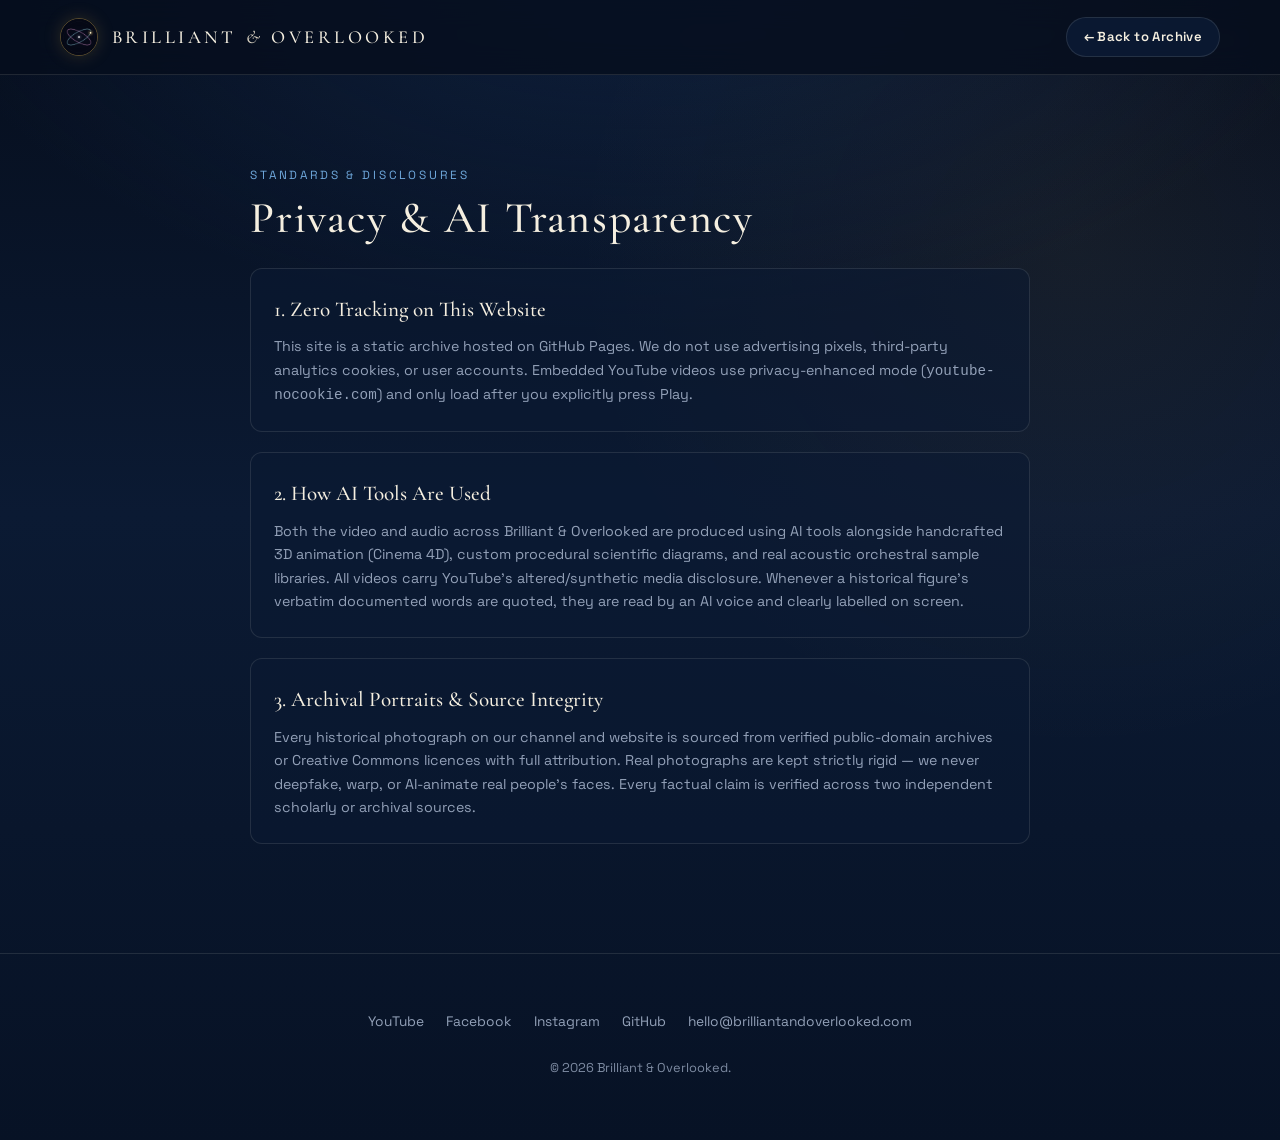
<file: privacy.html>
<!DOCTYPE html>
<html lang="en">
<head>
  <meta charset="UTF-8" />
  <meta name="viewport" content="width=device-width, initial-scale=1.0" />
  <title>Privacy &amp; AI Transparency — Brilliant &amp; Overlooked</title>
  <link rel="icon" type="image/png" href="assets/avatar.png" />
  <link rel="preconnect" href="https://fonts.googleapis.com" />
  <link rel="preconnect" href="https://fonts.gstatic.com" crossorigin />
  <link href="https://fonts.googleapis.com/css2?family=Cormorant+Garamond:ital,wght@0,400;0,500;0,600;1,400&family=Space+Grotesk:wght@400;500;600&display=swap" rel="stylesheet" />
  <link rel="stylesheet" href="styles.css" />
</head>
<body>
  <header class="site-header">
    <div class="container nav-inner">
      <a class="brand-lockup" href="index.html">
        <img class="brand-crest" src="assets/avatar.png" alt="Brilliant and Overlooked emblem" width="38" height="38" />
        <span class="brand-wordmark">Brilliant <em>&amp;</em> Overlooked</span>
      </a>
      <a class="btn btn-ghost btn-sm" href="index.html">&larr; Back to Archive</a>
    </div>
  </header>

  <main class="section">
    <div class="container" style="max-width: 780px;">
      <p class="eyebrow">Standards &amp; Disclosures</p>
      <h1 class="section-title" style="margin-bottom: 1.5rem;">Privacy &amp; AI Transparency</h1>

      <div class="pillar-card" style="margin-bottom: 1.25rem;">
        <h3>1. Zero Tracking on This Website</h3>
        <p>
          This site is a static archive hosted on GitHub Pages. We do not use advertising pixels, third-party analytics
          cookies, or user accounts. Embedded YouTube videos use privacy-enhanced mode (<code>youtube-nocookie.com</code>)
          and only load after you explicitly press Play.
        </p>
      </div>

      <div class="pillar-card" style="margin-bottom: 1.25rem;">
        <h3>2. How AI Tools Are Used</h3>
        <p>
          Both the video and audio across Brilliant &amp; Overlooked are produced using AI tools alongside handcrafted 3D
          animation (Cinema 4D), custom procedural scientific diagrams, and real acoustic orchestral sample libraries.
          All videos carry YouTube&rsquo;s altered/synthetic media disclosure. Whenever a historical figure&rsquo;s verbatim
          documented words are quoted, they are read by an AI voice and clearly labelled on screen.
        </p>
      </div>

      <div class="pillar-card" style="margin-bottom: 1.25rem;">
        <h3>3. Archival Portraits &amp; Source Integrity</h3>
        <p>
          Every historical photograph on our channel and website is sourced from verified public-domain archives or
          Creative Commons licences with full attribution. Real photographs are kept strictly rigid &mdash; we never
          deepfake, warp, or AI-animate real people&rsquo;s faces. Every factual claim is verified across two independent
          scholarly or archival sources.
        </p>
      </div>
    </div>
  </main>

  <footer class="site-footer">
    <div class="container">
      <div class="footer-links">
        <a href="https://www.youtube.com/@brilliantoverlooked" target="_blank" rel="noopener noreferrer">YouTube</a>
        <a href="https://www.facebook.com/BrilliantAndOverlooked" target="_blank" rel="noopener noreferrer">Facebook</a>
        <a href="https://www.instagram.com/BrilliantOverlooked/" target="_blank" rel="noopener noreferrer">Instagram</a>
        <a href="https://github.com/BrilliantAndOverlooked" target="_blank" rel="noopener noreferrer">GitHub</a>
        <a href="mailto:hello@brilliantandoverlooked.com">hello@brilliantandoverlooked.com</a>
      </div>
      <p class="footer-disclosure">&copy; 2026 Brilliant &amp; Overlooked.</p>
    </div>
  </footer>
</body>
</html>
</file>
<file: styles.css>
/* ==========================================================================
   BRILLIANT & OVERLOOKED — "Quiet Signal" Design System
   Mostly dark, a few thin lines of light, and one small gold point.
   ========================================================================== */

:root {
  --navy-deep: #060e1d;
  --navy-base: #0b1a33;
  --navy-elev: #0f2242;
  --navy-card: rgba(13, 29, 56, 0.72);
  --cream: #f5efe0;
  --cream-soft: #d7d0c0;
  --cream-muted: #93a1b8;
  --gold: #e8b84a;
  --gold-soft: rgba(232, 184, 74, 0.22);
  --cyan: #6fa8dc;
  --cyan-glow: #38c6d9;
  --cyan-line: rgba(111, 168, 220, 0.22);
  --border: rgba(245, 239, 224, 0.11);
  --border-gold: rgba(232, 184, 74, 0.36);

  --font-serif: "Cormorant Garamond", "EB Garamond", Georgia, "Times New Roman", serif;
  --font-sans: "Space Grotesk", system-ui, -apple-system, BlinkMacSystemFont, "Segoe UI", sans-serif;

  --radius-sm: 6px;
  --radius-md: 12px;
  --radius-lg: 18px;
  --shadow-card: 0 24px 60px rgba(2, 6, 15, 0.55);
  --max-w: 1160px;
}

*,
*::before,
*::after {
  box-sizing: border-box;
}

html {
  scroll-behavior: smooth;
  background: var(--navy-deep);
  color: var(--cream);
  font-family: var(--font-sans);
  -webkit-font-smoothing: antialiased;
}

body {
  margin: 0;
  min-height: 100vh;
  background:
    radial-gradient(ellipse 90% 60% at 50% -10%, rgba(24, 52, 96, 0.55), transparent 65%),
    radial-gradient(circle at 84% 22%, rgba(232, 184, 74, 0.06), transparent 36%),
    linear-gradient(180deg, var(--navy-deep) 0%, var(--navy-base) 45%, #071225 100%);
  color: var(--cream);
  line-height: 1.65;
  overflow-x: hidden;
  position: relative;
}

/* Subtle archival paper & starfield atmosphere */
body::before {
  content: "";
  position: fixed;
  inset: 0;
  pointer-events: none;
  z-index: 0;
  opacity: 0.035;
  background-image: radial-gradient(rgba(245, 239, 224, 0.85) 0.65px, transparent 0.65px);
  background-size: 26px 26px;
}

a {
  color: inherit;
  text-decoration: none;
}

img {
  display: block;
  max-width: 100%;
}

button {
  font: inherit;
  color: inherit;
  cursor: pointer;
}

.container {
  width: min(var(--max-w), calc(100% - 2.5rem));
  margin-inline: auto;
  position: relative;
  z-index: 2;
}

/* ---------- Navigation ---------- */
.site-header {
  position: sticky;
  top: 0;
  z-index: 40;
  backdrop-filter: blur(14px);
  -webkit-backdrop-filter: blur(14px);
  background: rgba(6, 14, 29, 0.78);
  border-bottom: 1px solid var(--border);
}

.nav-inner {
  display: flex;
  align-items: center;
  justify-content: space-between;
  gap: 1.25rem;
  min-height: 74px;
}

.brand-lockup {
  display: inline-flex;
  align-items: center;
  gap: 0.85rem;
}

.brand-crest {
  width: 38px;
  height: 38px;
  border-radius: 50%;
  border: 1px solid var(--border-gold);
  box-shadow: 0 0 18px rgba(232, 184, 74, 0.18);
  object-fit: cover;
}

.brand-wordmark {
  font-family: var(--font-serif);
  font-size: 1.15rem;
  font-weight: 500;
  letter-spacing: 0.19em;
  text-transform: uppercase;
  color: var(--cream);
  white-space: nowrap;
}

.brand-wordmark em {
  font-style: italic;
  color: var(--cream-soft);
  letter-spacing: 0.06em;
  margin-inline: 0.14em;
}

.nav-links {
  display: flex;
  align-items: center;
  gap: 1.75rem;
  font-size: 0.9rem;
  color: var(--cream-muted);
}

.nav-links a {
  transition: color 0.2s ease;
}

.nav-links a:hover,
.nav-links a:focus-visible {
  color: var(--cream);
}

.btn {
  display: inline-flex;
  align-items: center;
  justify-content: center;
  gap: 0.55rem;
  padding: 0.72rem 1.35rem;
  border-radius: 999px;
  font-size: 0.88rem;
  font-weight: 600;
  letter-spacing: 0.03em;
  border: 1px solid transparent;
  transition: transform 0.2s ease, background 0.2s ease, border-color 0.2s ease, box-shadow 0.2s ease;
}

.btn:hover {
  transform: translateY(-1px);
}

.btn-gold {
  background: var(--gold);
  color: #081224;
  box-shadow: 0 8px 28px rgba(232, 184, 74, 0.25);
}

.btn-gold:hover {
  background: #f0c662;
  box-shadow: 0 10px 34px rgba(232, 184, 74, 0.36);
}

.btn-ghost {
  background: rgba(15, 34, 66, 0.55);
  border-color: var(--border);
  color: var(--cream);
}

.btn-ghost:hover {
  border-color: var(--border-gold);
  background: rgba(20, 44, 84, 0.78);
}

.btn-sm {
  padding: 0.5rem 1.05rem;
  font-size: 0.82rem;
}

/* ---------- Hero (Quiet Signal Celestial Canvas) ---------- */
.hero {
  position: relative;
  padding: clamp(5rem, 11vw, 8.5rem) 0 clamp(4rem, 8vw, 6.5rem);
  overflow: hidden;
  border-bottom: 1px solid var(--border);
}

.hero-orbits {
  position: absolute;
  inset: -12% -8% -10% -8%;
  width: 116%;
  height: 122%;
  pointer-events: none;
  z-index: 1;
  opacity: 0.92;
}

.hero-content {
  max-width: 760px;
  margin-inline: auto;
  text-align: center;
  position: relative;
  z-index: 2;
}

.tagline-rule {
  display: inline-flex;
  align-items: center;
  gap: 0.9rem;
  font-size: 0.76rem;
  letter-spacing: 0.26em;
  text-transform: uppercase;
  color: var(--cyan);
  margin-bottom: 1.5rem;
}

.tagline-rule::before,
.tagline-rule::after {
  content: "";
  width: 34px;
  height: 1px;
  background: linear-gradient(90deg, transparent, var(--cyan-line), var(--cyan));
}

.tagline-rule::after {
  background: linear-gradient(270deg, transparent, var(--cyan-line), var(--cyan));
}

.hero-title {
  font-family: var(--font-serif);
  font-size: clamp(2.65rem, 6.4vw, 4.9rem);
  font-weight: 400;
  line-height: 1.06;
  letter-spacing: 0.14em;
  text-transform: uppercase;
  margin: 0 0 0.75rem;
  color: var(--cream);
}

.hero-title em {
  font-style: italic;
  color: var(--cream-soft);
  letter-spacing: 0.04em;
}

.hero-signal-dot {
  display: inline-block;
  width: 9px;
  height: 9px;
  border-radius: 50%;
  background: var(--gold);
  box-shadow: 0 0 18px var(--gold), 0 0 38px rgba(232, 184, 74, 0.55);
  margin: 0.85rem auto 1.45rem;
}

.hero-lead {
  font-size: clamp(1.05rem, 2vw, 1.24rem);
  color: var(--cream-soft);
  max-width: 630px;
  margin: 0 auto 2.2rem;
  font-weight: 400;
}

.hero-actions {
  display: flex;
  flex-wrap: wrap;
  justify-content: center;
  gap: 0.9rem;
}

.hero-meta {
  margin-top: 2.8rem;
  display: flex;
  flex-wrap: wrap;
  justify-content: center;
  gap: 1.5rem 2.4rem;
  font-size: 0.82rem;
  letter-spacing: 0.08em;
  text-transform: uppercase;
  color: var(--cream-muted);
}

.hero-meta span {
  display: inline-flex;
  align-items: center;
  gap: 0.45rem;
}

.hero-meta i {
  display: inline-block;
  width: 5px;
  height: 5px;
  border-radius: 50%;
  background: var(--cyan);
}

/* ---------- Sections ---------- */
.section {
  padding: clamp(3.75rem, 7vw, 5.75rem) 0;
  border-bottom: 1px solid var(--border);
}

.section-head {
  display: flex;
  flex-wrap: wrap;
  align-items: flex-end;
  justify-content: space-between;
  gap: 1.25rem;
  margin-bottom: 2.5rem;
}

.eyebrow {
  font-size: 0.74rem;
  letter-spacing: 0.24em;
  text-transform: uppercase;
  color: var(--cyan);
  margin: 0 0 0.55rem;
}

.section-title {
  font-family: var(--font-serif);
  font-size: clamp(1.9rem, 3.6vw, 2.75rem);
  font-weight: 500;
  letter-spacing: 0.04em;
  line-height: 1.15;
  margin: 0;
  color: var(--cream);
}

.section-sub {
  max-width: 560px;
  color: var(--cream-muted);
  margin: 0.6rem 0 0;
  font-size: 0.96rem;
}

/* ---------- Episode Cards (Flagship Long-Form) ---------- */
.episode-stack {
  display: grid;
  gap: 2.25rem;
}

.episode-card {
  display: grid;
  grid-template-columns: minmax(0, 1.15fr) minmax(0, 1fr);
  gap: 2.2rem;
  align-items: start;
  background: var(--navy-card);
  border: 1px solid var(--border);
  border-radius: var(--radius-lg);
  padding: clamp(1.35rem, 2.8vw, 2.1rem);
  box-shadow: var(--shadow-card);
  transition: border-color 0.25s ease;
}

.episode-card:hover {
  border-color: rgba(111, 168, 220, 0.34);
}

.episode-card--featured {
  border-color: var(--border-gold);
}

.media-frame {
  position: relative;
  border-radius: var(--radius-md);
  overflow: hidden;
  aspect-ratio: 16 / 9;
  background: #040914;
  border: 1px solid rgba(245, 239, 224, 0.14);
}

.media-frame img {
  width: 100%;
  height: 100%;
  object-fit: cover;
  transition: transform 0.5s ease;
}

.media-frame:hover img {
  transform: scale(1.025);
}

.play-overlay {
  position: absolute;
  inset: 0;
  display: flex;
  flex-direction: column;
  align-items: center;
  justify-content: center;
  gap: 0.65rem;
  background: linear-gradient(180deg, rgba(6, 14, 29, 0.12) 0%, rgba(6, 14, 29, 0.56) 100%);
  border: 0;
  width: 100%;
  padding: 1rem;
  transition: background 0.25s ease;
}

.play-overlay:hover {
  background: linear-gradient(180deg, rgba(6, 14, 29, 0.18) 0%, rgba(6, 14, 29, 0.7) 100%);
}

.play-ring {
  width: 66px;
  height: 66px;
  border-radius: 50%;
  background: rgba(6, 14, 29, 0.78);
  border: 1.5px solid var(--gold);
  box-shadow: 0 0 28px rgba(232, 184, 74, 0.35);
  display: grid;
  place-items: center;
  transition: transform 0.2s ease, background 0.2s ease;
}

.play-overlay:hover .play-ring {
  transform: scale(1.07);
  background: var(--gold);
}

.play-triangle {
  width: 0;
  height: 0;
  margin-left: 4px;
  border-style: solid;
  border-width: 10px 0 10px 18px;
  border-color: transparent transparent transparent var(--gold);
  transition: border-color 0.2s ease;
}

.play-overlay:hover .play-triangle {
  border-color: transparent transparent transparent #071122;
}

.play-label {
  font-size: 0.78rem;
  letter-spacing: 0.16em;
  text-transform: uppercase;
  color: var(--cream);
  background: rgba(6, 14, 29, 0.72);
  padding: 0.3rem 0.85rem;
  border-radius: 999px;
  border: 1px solid rgba(245, 239, 224, 0.16);
}

.badge-row {
  display: flex;
  flex-wrap: wrap;
  align-items: center;
  gap: 0.55rem;
  margin-bottom: 0.85rem;
}

.badge {
  display: inline-flex;
  align-items: center;
  gap: 0.4rem;
  font-size: 0.72rem;
  letter-spacing: 0.16em;
  text-transform: uppercase;
  padding: 0.28rem 0.72rem;
  border-radius: 999px;
  border: 1px solid var(--border);
  color: var(--cream-soft);
  background: rgba(6, 14, 29, 0.55);
}

.badge--gold {
  border-color: var(--border-gold);
  color: var(--gold);
  background: rgba(232, 184, 74, 0.08);
}

.badge--cyan {
  border-color: rgba(111, 168, 220, 0.35);
  color: var(--cyan);
}

.episode-title {
  font-family: var(--font-serif);
  font-size: clamp(1.5rem, 2.5vw, 2.05rem);
  font-weight: 500;
  line-height: 1.2;
  margin: 0 0 0.75rem;
  color: var(--cream);
}

.episode-summary {
  color: var(--cream-soft);
  font-size: 0.95rem;
  margin: 0 0 1.2rem;
}

.chapter-pills {
  display: flex;
  flex-wrap: wrap;
  gap: 0.45rem;
  margin-bottom: 1.35rem;
}

.chapter-pill {
  font-size: 0.76rem;
  color: var(--cream-muted);
  background: rgba(6, 14, 29, 0.5);
  border: 1px solid rgba(245, 239, 224, 0.09);
  padding: 0.24rem 0.62rem;
  border-radius: var(--radius-sm);
}

.chapter-pill strong {
  color: var(--cyan);
  font-weight: 600;
  margin-right: 0.25rem;
}

.card-actions {
  display: flex;
  flex-wrap: wrap;
  gap: 0.7rem;
}

/* ---------- Expandable Verified Source Drawers ---------- */
.source-drawer {
  grid-column: 1 / -1;
  margin-top: 0.5rem;
  padding-top: 1.4rem;
  border-top: 1px solid var(--border);
}

.source-drawer[hidden] {
  display: none;
}

.source-drawer h4 {
  font-family: var(--font-serif);
  font-size: 1.15rem;
  font-weight: 500;
  letter-spacing: 0.06em;
  text-transform: uppercase;
  color: var(--gold);
  margin: 0 0 0.85rem;
}

.source-list {
  list-style: none;
  padding: 0;
  margin: 0 0 1.1rem;
  display: grid;
  grid-template-columns: repeat(auto-fit, minmax(290px, 1fr));
  gap: 0.65rem 1.4rem;
}

.source-list li {
  font-size: 0.86rem;
  color: var(--cream-soft);
  padding-left: 0.9rem;
  position: relative;
}

.source-list li::before {
  content: "";
  position: absolute;
  left: 0;
  top: 0.62em;
  width: 4px;
  height: 4px;
  border-radius: 50%;
  background: var(--cyan);
}

.source-list a {
  color: var(--cyan);
  text-decoration: underline;
  text-decoration-color: rgba(111, 168, 220, 0.38);
  text-underline-offset: 3px;
}

.source-list a:hover {
  color: var(--gold);
  text-decoration-color: var(--gold);
}

.credit-note {
  font-size: 0.82rem;
  color: var(--cream-muted);
  background: rgba(6, 14, 29, 0.58);
  border-left: 2px solid var(--border-gold);
  padding: 0.7rem 0.95rem;
  border-radius: 0 var(--radius-sm) var(--radius-sm) 0;
  margin: 0;
}

.credit-note a {
  color: var(--cyan);
  text-decoration: underline;
}

/* ---------- Shorts 2.0 Spotlight (Museum Framed Portraits) ---------- */
.shorts-featured-grid {
  display: grid;
  grid-template-columns: repeat(2, minmax(0, 1fr));
  gap: 1.85rem;
  margin-bottom: 2.5rem;
}

.museum-card {
  display: grid;
  grid-template-columns: 185px minmax(0, 1fr);
  gap: 1.5rem;
  align-items: start;
  background: var(--navy-card);
  border: 1px solid var(--border);
  border-radius: var(--radius-lg);
  padding: 1.5rem;
  box-shadow: var(--shadow-card);
}

/* Rule 8: strictly rigid archival mat framing */
.portrait-mat {
  background: var(--cream);
  padding: 8px;
  border-radius: 4px;
  border: 1.5px solid var(--gold);
  box-shadow: 0 14px 36px rgba(2, 6, 15, 0.65);
}

.portrait-mat img {
  width: 100%;
  aspect-ratio: 4 / 5;
  object-fit: cover;
  object-position: center top;
  display: block;
}

.museum-card h3 {
  font-family: var(--font-serif);
  font-size: 1.48rem;
  font-weight: 500;
  line-height: 1.2;
  margin: 0 0 0.55rem;
}

.museum-card p {
  font-size: 0.9rem;
  color: var(--cream-soft);
  margin: 0 0 1rem;
}

.mini-sources {
  grid-column: 1 / -1;
}

/* Published Shorts Strip */
.archive-grid {
  display: grid;
  grid-template-columns: repeat(auto-fit, minmax(220px, 1fr));
  gap: 1.15rem;
}

.short-tile {
  background: rgba(11, 26, 51, 0.62);
  border: 1px solid var(--border);
  border-radius: var(--radius-md);
  padding: 1.25rem;
  display: flex;
  flex-direction: column;
  justify-content: space-between;
  gap: 0.9rem;
  transition: border-color 0.2s ease, transform 0.2s ease;
}

.short-tile:hover {
  border-color: var(--border-gold);
  transform: translateY(-2px);
}

.short-tile-kicker {
  font-size: 0.72rem;
  letter-spacing: 0.16em;
  text-transform: uppercase;
  color: var(--cyan);
}

.short-tile h4 {
  font-family: var(--font-serif);
  font-size: 1.2rem;
  font-weight: 500;
  line-height: 1.25;
  margin: 0.35rem 0 0.45rem;
  color: var(--cream);
}

.short-tile p {
  font-size: 0.84rem;
  color: var(--cream-muted);
  margin: 0;
}

.short-tile-link {
  font-size: 0.82rem;
  font-weight: 600;
  color: var(--gold);
  display: inline-flex;
  align-items: center;
  gap: 0.35rem;
}

/* ---------- Craft & Transparency ---------- */
.pillars-grid {
  display: grid;
  grid-template-columns: repeat(auto-fit, minmax(240px, 1fr));
  gap: 1.25rem;
}

.pillar-card {
  background: rgba(11, 26, 51, 0.56);
  border: 1px solid var(--border);
  border-radius: var(--radius-md);
  padding: 1.45rem;
}

.pillar-num {
  font-family: var(--font-serif);
  font-size: 1.05rem;
  letter-spacing: 0.14em;
  color: var(--gold);
  margin-bottom: 0.5rem;
}

.pillar-card h3 {
  font-family: var(--font-serif);
  font-size: 1.32rem;
  font-weight: 500;
  margin: 0 0 0.55rem;
}

.pillar-card p {
  font-size: 0.89rem;
  color: var(--cream-muted);
  margin: 0;
}

/* ---------- Support the Archive Section ---------- */
.support-box {
  display: grid;
  grid-template-columns: minmax(0, 1.35fr) minmax(0, 0.85fr);
  gap: 2.2rem;
  align-items: center;
  background: linear-gradient(145deg, rgba(15, 34, 66, 0.78), rgba(7, 17, 34, 0.88));
  border: 1px solid var(--border);
  border-left: 3px solid var(--gold);
  border-radius: var(--radius-lg);
  padding: clamp(1.6rem, 3.2vw, 2.4rem);
  box-shadow: var(--shadow-card);
}

.support-actions {
  display: flex;
  flex-direction: column;
  align-items: flex-start;
  gap: 0.85rem;
}

.support-note {
  font-size: 0.8rem;
  color: var(--cream-muted);
  margin: 0;
  line-height: 1.5;
}

/* ---------- Nominate Section ---------- */
.nominate-box {
  display: grid;
  grid-template-columns: minmax(0, 1fr) minmax(0, 1.05fr);
  gap: 2.4rem;
  align-items: start;
  background: linear-gradient(145deg, rgba(14, 32, 62, 0.82), rgba(7, 17, 34, 0.88));
  border: 1px solid var(--border-gold);
  border-radius: var(--radius-lg);
  padding: clamp(1.6rem, 3.5vw, 2.6rem);
}

.nominate-form {
  display: grid;
  gap: 1rem;
}

.field label {
  display: block;
  font-size: 0.78rem;
  letter-spacing: 0.12em;
  text-transform: uppercase;
  color: var(--cream-muted);
  margin-bottom: 0.35rem;
}

.field input,
.field textarea {
  width: 100%;
  background: rgba(6, 14, 29, 0.8);
  border: 1px solid var(--border);
  border-radius: var(--radius-sm);
  padding: 0.75rem 0.9rem;
  color: var(--cream);
  font: inherit;
  font-size: 0.92rem;
}

.field input:focus,
.field textarea:focus {
  outline: none;
  border-color: var(--gold);
}

.form-hint {
  font-size: 0.8rem;
  color: var(--cream-muted);
  margin: 0;
}

/* ---------- Modal Video Player ---------- */
.video-modal {
  position: fixed;
  inset: 0;
  z-index: 100;
  background: rgba(3, 8, 17, 0.88);
  backdrop-filter: blur(8px);
  display: grid;
  place-items: center;
  padding: 1.5rem;
}

.video-modal[hidden] {
  display: none;
}

.video-modal-panel {
  width: min(960px, 100%);
  background: var(--navy-base);
  border: 1px solid var(--border-gold);
  border-radius: var(--radius-lg);
  overflow: hidden;
  box-shadow: 0 30px 90px rgba(0, 0, 0, 0.75);
}

.video-modal-bar {
  display: flex;
  align-items: center;
  justify-content: space-between;
  gap: 1rem;
  padding: 0.85rem 1.25rem;
  border-bottom: 1px solid var(--border);
}

.video-modal-title {
  font-family: var(--font-serif);
  font-size: 1.15rem;
  margin: 0;
}

.video-modal-close {
  background: transparent;
  border: 1px solid var(--border);
  border-radius: 999px;
  padding: 0.3rem 0.8rem;
  font-size: 0.82rem;
  color: var(--cream-soft);
}

.video-modal-close:hover {
  border-color: var(--gold);
  color: var(--gold);
}

.video-modal-frame {
  position: relative;
  aspect-ratio: 16 / 9;
  background: #000;
}

.video-modal-frame iframe {
  position: absolute;
  inset: 0;
  width: 100%;
  height: 100%;
  border: 0;
}

/* ---------- Footer ---------- */
.site-footer {
  padding: 3.5rem 0 4rem;
  text-align: center;
}

.footer-thanks {
  font-family: var(--font-serif);
  font-style: italic;
  font-size: clamp(1.2rem, 2.4vw, 1.55rem);
  color: var(--cream);
  max-width: 560px;
  margin: 0 auto 1.75rem;
}

.footer-links {
  display: flex;
  flex-wrap: wrap;
  justify-content: center;
  gap: 1.4rem;
  font-size: 0.86rem;
  color: var(--cream-muted);
  margin-bottom: 1.5rem;
}

.footer-links a:hover {
  color: var(--gold);
}

.footer-disclosure {
  font-size: 0.8rem;
  color: var(--cream-muted);
  max-width: 680px;
  margin: 0 auto;
  opacity: 0.85;
}

/* ---------- Responsive ---------- */
@media (max-width: 960px) {
  .episode-card,
  .shorts-featured-grid,
  .support-box,
  .nominate-box {
    grid-template-columns: 1fr;
  }
}

@media (max-width: 680px) {
  .nav-inner {
    gap: 0.65rem;
    min-height: 64px;
  }

  .brand-lockup {
    gap: 0.5rem;
    min-width: 0;
  }

  .brand-crest {
    width: 30px;
    height: 30px;
    flex-shrink: 0;
  }

  .brand-wordmark {
    font-size: 0.84rem;
    letter-spacing: 0.08em;
  }

  .site-header .btn-sm {
    padding: 0.45rem 0.78rem;
    font-size: 0.75rem;
    white-space: nowrap;
    flex-shrink: 0;
  }

  .nav-links {
    display: none;
  }

  .museum-card {
    grid-template-columns: 1fr;
  }

  .portrait-mat {
    max-width: 210px;
  }
}

@media (max-width: 400px) {
  .brand-wordmark {
    font-size: 0.74rem;
    letter-spacing: 0.05em;
  }

  .site-header .btn-sm {
    padding: 0.4rem 0.65rem;
    font-size: 0.71rem;
  }
}
</file>
